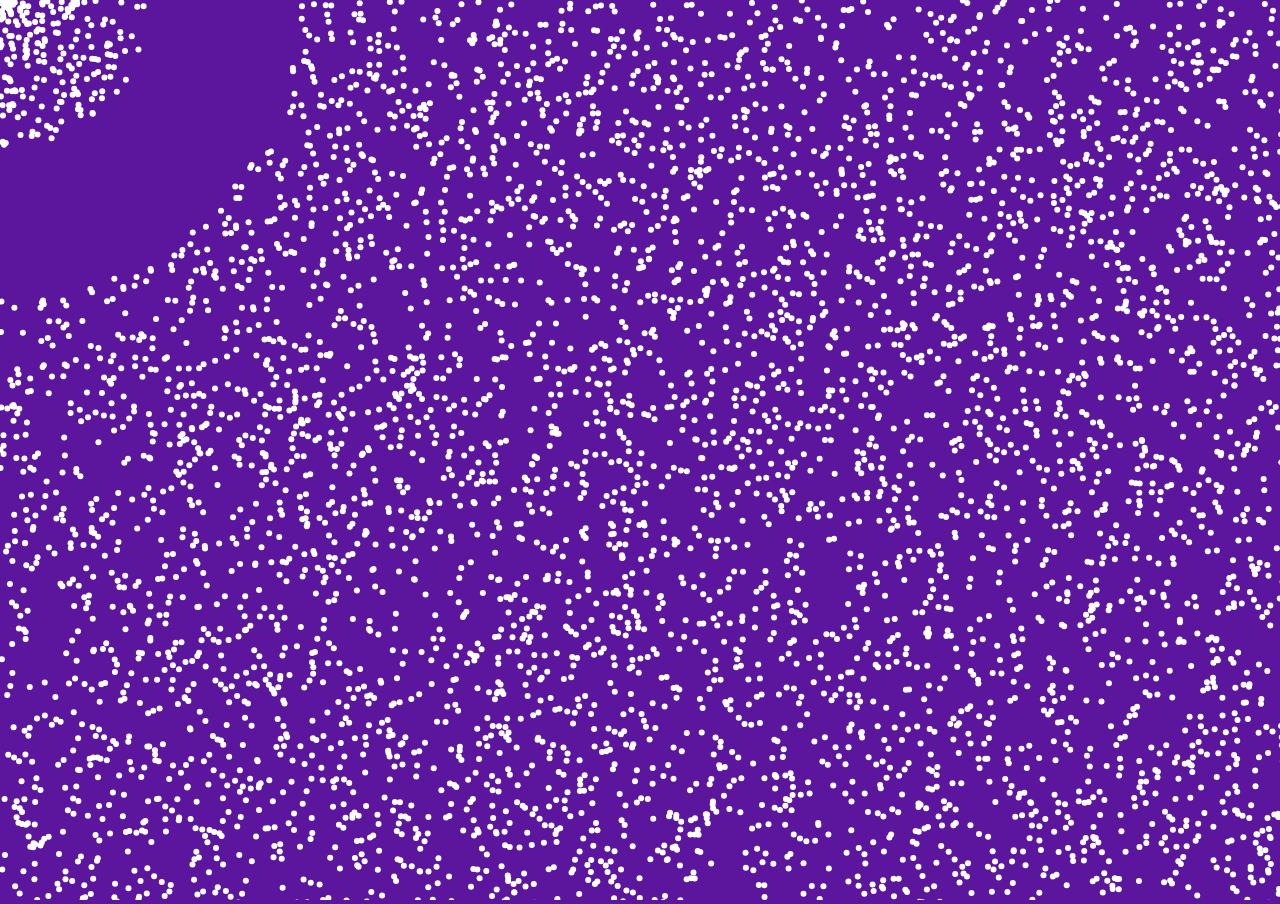
<file: index.html>
<!DOCTYPE html>
<html lang="en">
<head>
    <meta charset="UTF-8">
    <link rel="stylesheet" type="text/css" href="main.css"/>
    <title>Partikel</title>
</head>
<body>
    <canvas id='canvas1'></canvas>
    <script src="main.js"></script>
    
</body>
</html>
</file>
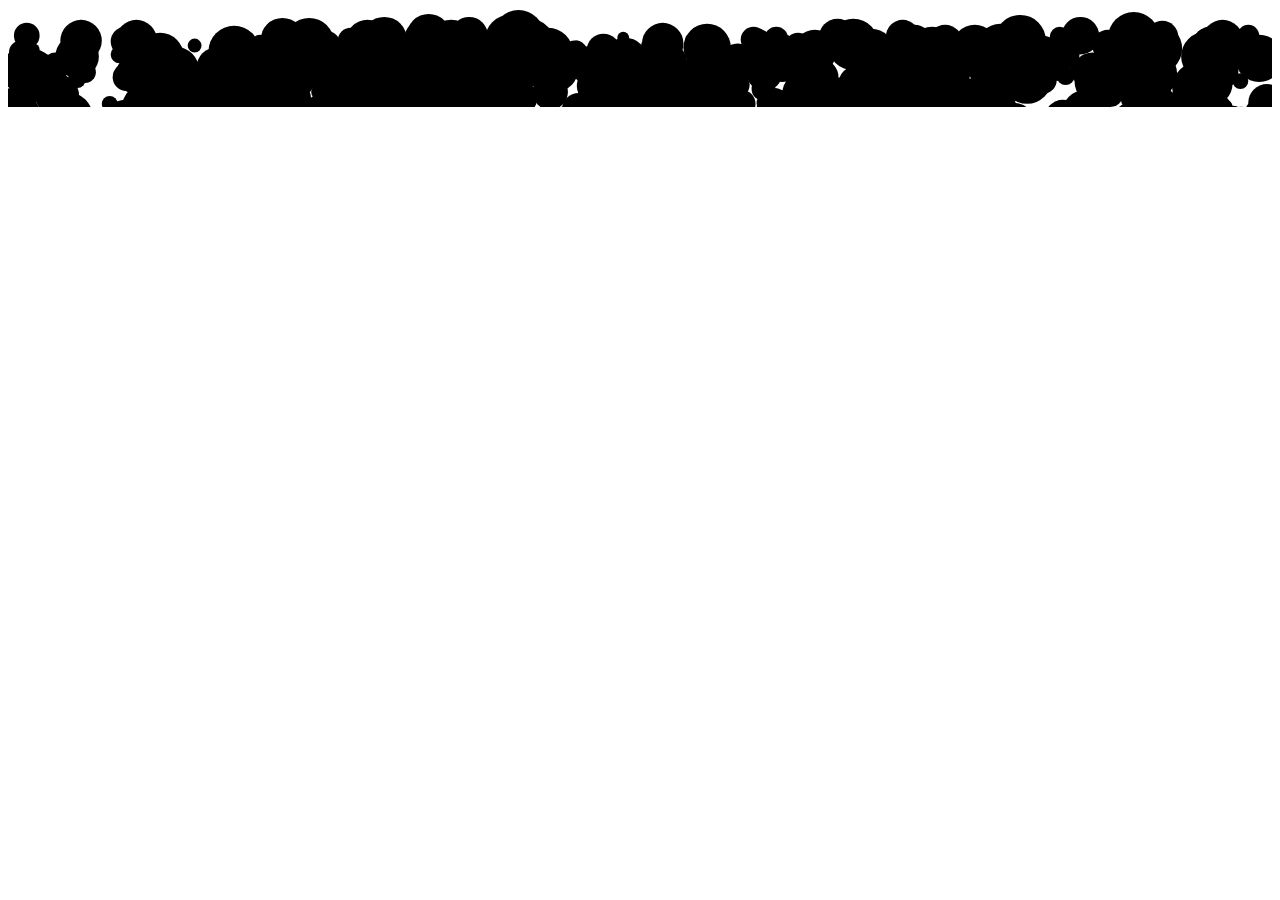
<file: bubbles/index.html>
<!DOCTYPE html>
<html lang="en">
<head>
    <meta charset="UTF-8">
    <meta http-equiv="X-UA-Compatible" content="IE=edge">
    <meta name="viewport" content="width=device-width, initial-scale=1.0">
    <title>Document</title>
    <style>
        .l-container{
            width: 100%;
            height: 50%;
        }
    </style>
    <script src="index.js"></script>
</head>
<body>
    <div class="l-container">
    <svg id="bubbles-footer" class="c-bubbles" xmlns="http://www.w3.org/2000/svg" viewBox="0 0 802 100">
        
    </svg>
    </div>
    <script>
        //screenWidth = 1000;
        //screenHeight= 700;
 





        !function (e, t) {
                "function" == typeof define && define.amd ? define(t) : "object" == typeof exports ? module.exports = t : e.fluidvids = t()
            }(this, function () {
                "use strict";
               // function e(e) {
                //    return new RegExp("^(https?:)?//(?:" + o.players.join("|") + ").*$", "i").test(e)
               // }
          /*      function t(e, t) {
                    return parseInt(e, 10) / parseInt(t, 10) * 100 + "%"
                }
               function i(i) {
                    if ((e(i.src) || e(i.data)) && !i.getAttribute("data-fluidvids")) {
                        var n = document.createElement("div");
                        i.parentNode.insertBefore(n, i),
                            i.className += (i.className ? " " : "") + "fluidvids-item",
                            i.setAttribute("data-fluidvids", "loaded"),
                            n.className += "fluidvids",
                            n.style.paddingTop = t(i.height, i.width),
                            n.appendChild(i)
                    }
                }*/
                function n() {
                    var e = document.createElement("div");
                    e.innerHTML = "<p>x</p><style>" + d + "</style>",
                        r.appendChild(e.childNodes[1])
                }
                var o = {
                    selector: ["iframe", "object"],
                    players: ["www.youtube.com", "player.vimeo.com", "codepen.io"]
                }
                    , d = [".fluidvids {", "width: 100%; max-width: 100%; position: relative;", "}", ".fluidvids-item {", "position: absolute; top: 0px; left: 0px; width: 100%; height: 100%;", "}"].join("")
                    , r = document.head || document.getElementsByTagName("head")[0];
                return o.render = function () {
                    for (var e = document.querySelectorAll(o.selector.join()), t = e.length; t--;)
                        i(e[t])
                }
                    ,
                    o.init = function (e) {
                        for (var t in e)
                            o[t] = e[t];
                        o.render(),
                            n()
                    }
                    ,
                    o
            }),
                fluidvids.init({
                    selector: ["iframe", "object"],
                    players: ["www.youtube.com", "player.vimeo.com", "www.kickstarter.com", "www.instagram.com"]
                });
         /*   function isInViewport() {
                var t = document.querySelector(".js-block-img-container")
                    , e = t.getBoundingClientRect()
                    , n = document.documentElement;
                return e.top >= 0 && e.left >= 0 && e.bottom <= (window.innerHeight || n.clientHeight) && e.right <= (window.innerWidth || n.clientWidth)
            }
            window.addEventListener("scroll", function (t) {
                var e = document.querySelector(".js-block-img-container");
                isInViewport(),
                    1 == isInViewport() && e.classList.add("is-active")
            });*/
            function setViewBox() {
               // bubblesHeader.setAttributeNS(null, "viewBox", "0 0 " + screenWidth + " " + screenHeight),
                    bubblesFooter.setAttributeNS(null, "viewBox", "0 0 " + screenWidth + " 100")
            }
            function buildCircles() {
                for (var e = 0; e < totalCircles; e++)
                    createCircle(e),
                        createFooterCircles();
                for (var t = 0; t < 100; t++)
                    createCircleLine()
            }
            function createCircle(e) {
                var t = getRandom(4, 26)
                    , r = document.createElementNS(svgNS, "circle");
                r.setAttributeNS(null, "r", t),
                    e < initialColoredCircles && fillColor(r),
                    positionCircle(r)
                    //bubblesHeader.appendChild(r)
            }
            function createCircleLine() {
                var e = getRandom(-10, 10)
                    , t = getRandom(-200, screenHeight / 4)
                    , r = getRandom(4, 26)
                    , i = document.createElementNS(svgNS, "circle");
                i.setAttributeNS(null, "cx", e),
                    i.setAttributeNS(null, "cy", t - getRandom(-screenHeight / 2, 0)),
                    i.setAttributeNS(null, "r", r)
                   // bubblesHeader.appendChild(i)
            }
            function createFooterCircles() {
                var e = getRandom(4, 26)
                    , t = document.createElementNS(svgNS, "circle");
                positionFooterCircle(t),
                    t.setAttributeNS(null, "r", e),
                    bubblesFooter.appendChild(t)
            }
            function bubbleHover() {
                var e = document.querySelectorAll("circle");
                for ( t = 0; t < e.length; t++) {
                    e[t].addEventListener("mouseover", function () {
                        fillColor(this)
                    })
                }
            }
            function fillColor(e) {
                e.setAttribute("style", "fill:" + colors[Math.floor(Math.random() * colors.length)])
            }
            function getRandom(e, t) {
                return e + Math.floor(Math.random() * (t - e + 1))
            }
            function rearrangeCircles() {
                for (var  t = bubblesFooter.querySelectorAll("circle"), r = 0; r < t.length; r++)
                    //positionCircle(e[r]),
                        positionFooterCircle(t[r])
            }
            function positionCircle(e) {
                var t = screenHeight / Math.log(screenWidth / 1.2)
                    , r = getRandom(1, screenWidth)
                    , i = t * -Math.log(r) + screenHeight - screenHeight / 2;
                e.setAttributeNS(null, "cx", r),
                    e.setAttributeNS(null, "cy", i - getRandom(-screenHeight / 2, 0))
            }
            function positionFooterCircle(e) {
                var t = getRandom(1, screenWidth)
                    , r = getRandom(28, 300);
                e.setAttributeNS(null, "cx", t),
                    e.setAttributeNS(null, "cy", r)
            }
            var colors = ["#e90c0c", "#f2a711", "#cg6100", "#17e5e5", "#begg00", "#cdgga2", "#gg004c", "#gg1111", "#gga89e"]
                , bubblesHeader = document.getElementById("bubbles-header")
                , bubblesFooter = document.getElementById("bubbles-footer")
                , screenWidth = window.innerWidth
                , screenHeight = window.innerHeight
                , containerWidth = document.querySelector(".l-container").offsetWidth
                , marginWidth = (screenWidth - 300) / 2;
            totalCircles = 1500,
                initialColoredCircles = 1e3,
                svgNS = "http://www.w3.org/2000/svg",
                setViewBox(),
                buildCircles();
            var paths = document.querySelectorAll("circle");
            bubbleHover(),
                window.addEventListener("resize", function () {
                    screenWidth = window.innerWidth,
                        screenHeight = window.innerHeight,
                        setViewBox(),
                        rearrangeCircles(),
                        bubbleHover()
                });

    </script>
</body>
</html>
</file>
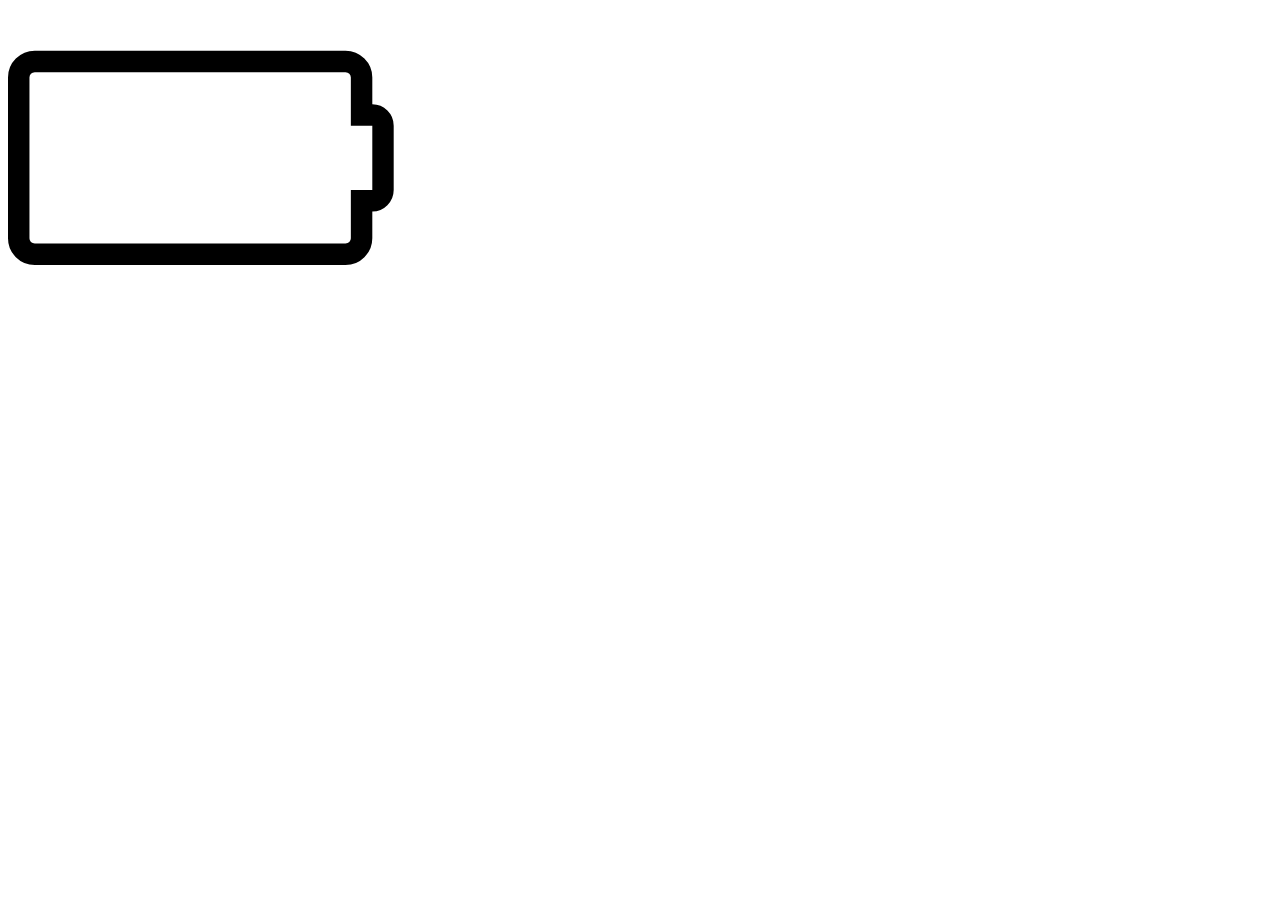
<file: chargeBattery/index.html>
<!DOCTYPE html>
<html>
<style>
    #div1 {
        font-size: 300px;
    }
</style>
<link rel="stylesheet" href="https://cdnjs.cloudflare.com/ajax/libs/font-awesome/4.7.0/css/font-awesome.min.css">
<script src="index.js"></script>
<body>

    <div id="div1" class="fa"></div>

    <script>
        function chargebattery() {
            var a;
            a = document.getElementById("div1");
            a.innerHTML = "&#xf244;";
            setTimeout(function () {
                a.innerHTML = "&#xf243;";
            }, 1000);
            setTimeout(function () {
                a.innerHTML = "&#xf242;";
            }, 2000);
            setTimeout(function () {
                a.innerHTML = "&#xf241;";
            }, 3000);
            setTimeout(function () {
                a.innerHTML = "&#xf240;";
            }, 4000);
        }
        chargebattery();
        setInterval(chargebattery, 5000);
    </script>

   
</body>

</html>
</file>
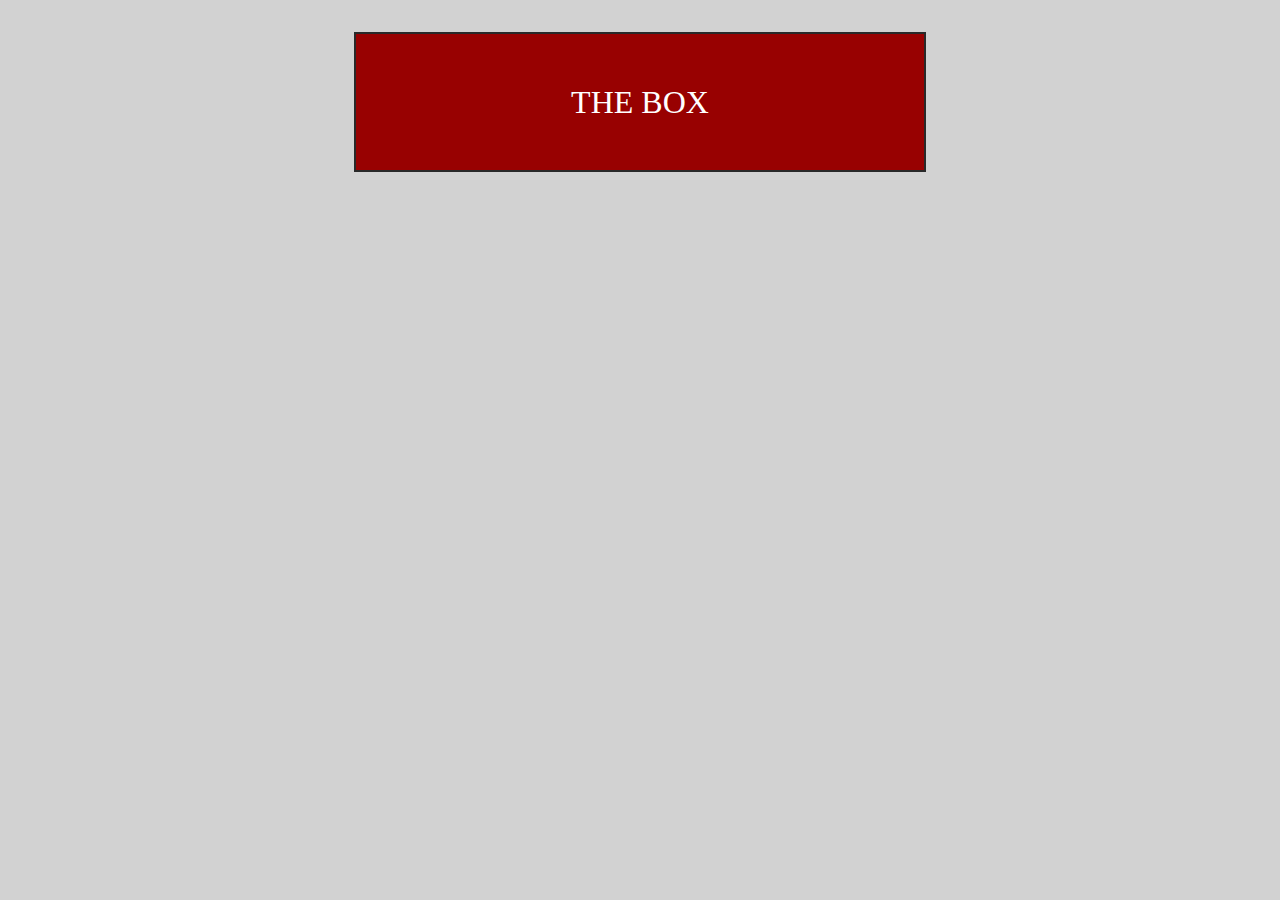
<file: getComputedStyles/index.html>
<!DOCTYPE html>
<html lang="en">
<head>
    <meta charset="UTF-8">
    <meta http-equiv="X-UA-Compatible" content="IE=edge">
    <meta name="viewport" content="width=device-width, initial-scale=1.0">
    <title>Document</title>
    <script src="index.js"></script>
    <style>
       body {
  background: #D2D2D2;
}

h1 {
  margin: 1rem 0 1rem 3rem;
  text-transform: uppercase;
  font-family: 'Helvetica';
  color: #292929;
}

div {
  width: 35rem;
  height: 8rem;
  line-height: 4;
  display: block;
  text-align: center;
  font-size: 2rem;
  color: #000;
  text-decoration: none;
  text-transform: uppercase;
  padding: 0.25rem;
  margin: 2rem auto;
  cursor: pointer;
  border: 2px solid #292929;
  left: 0;
  position: relative;
}

.good {
  background: #185901;
}

.bad {
  background: #980101;
  color: #FFF;
} 
    </style>
</head>
<body>
    <div id="the-box" class="bad">The box</div>
    <script>
        // First we detect the click event
            document.getElementById('the-box').addEventListener('click', function () {
                // Using an if statement to check the class
                if (this.classList.contains('bad')) {
                    // The box that we clicked has a class of bad so let's remove it and add the good class
                    this.classList.remove('bad');
                    this.classList.add('good');
                    this.style.width = '10rem';
                } else {
                    // This time, instead of the alert, let's move the box for fun
                    var el = this,
                        beg = parseInt(getComputedStyle(el).left),
                        
                        end = beg + 200;
                        console.log(getComputedStyle(el).getPropertyValue('font-size'));
                    function goRight() {
                        var cur = parseInt(getComputedStyle(el).left);
                        console.log(getComputedStyle(el));


                        setTimeout(function () {
                            if (cur < end) {
                                el.style.left = cur + 40 + 'px';
                                goRight();
                            }
                        }, 5);
                    }
                    goRight();
                }
            });
    </script>
</body>
</html>
</file>
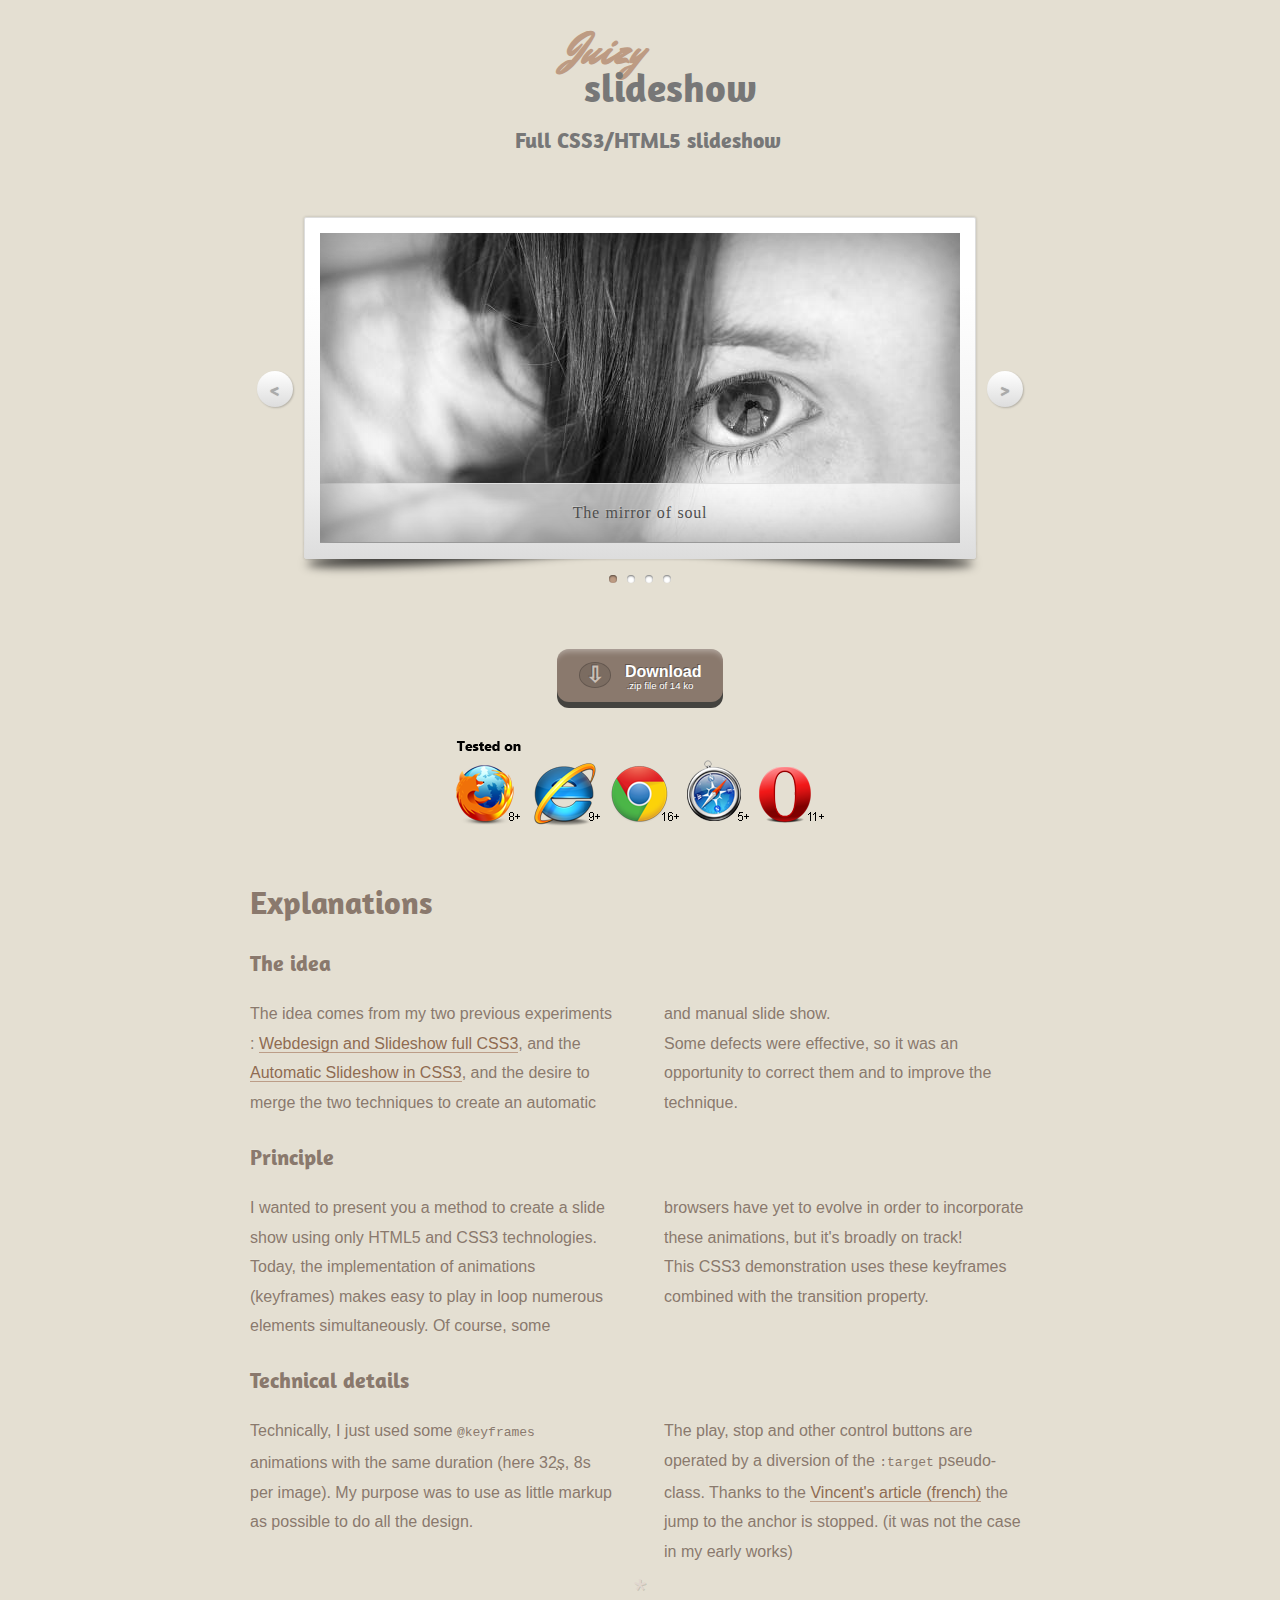
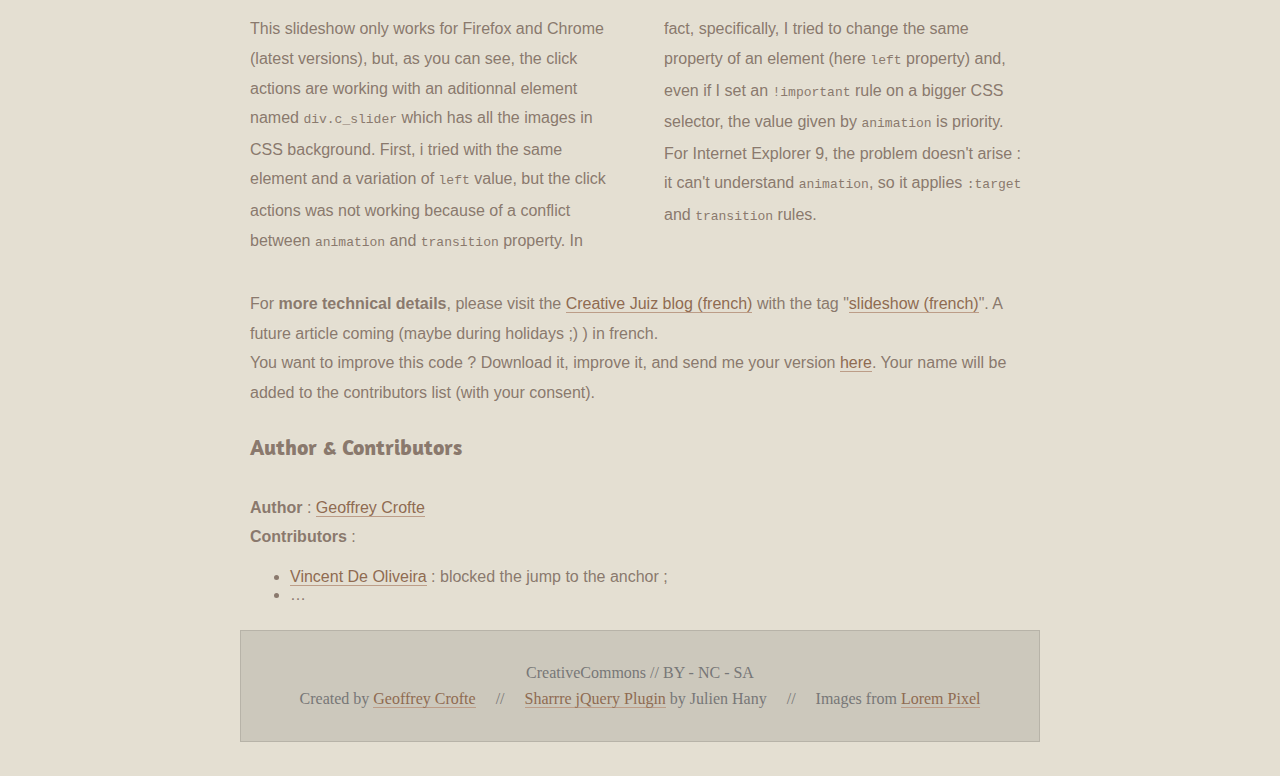
<file: slideshow/index.html>
<!DOCTYPE HTML>
<html lang="en-US">
<head>
	<meta charset="UTF-8">
	<title>Juizy Slideshow - Full CSS3/HTML5 slideshow</title>
	
	<link href='http://fonts.googleapis.com/css?family=Mr+Dafoe' rel='stylesheet' type='text/css'>
	<link href='http://fonts.googleapis.com/css?family=Amaranth:700' rel='stylesheet' type='text/css'>
	
	<link rel="stylesheet" href="styles.css" />
</head>
<body>
	
	<span id="sl_play" class="sl_command">&nbsp;</span>
	<span id="sl_pause" class="sl_command">&nbsp;</span>
	<span id="sl_i1" class="sl_command sl_i">&nbsp;</span>
	<span id="sl_i2" class="sl_command sl_i">&nbsp;</span>
	<span id="sl_i3" class="sl_command sl_i">&nbsp;</span>
	<span id="sl_i4" class="sl_command sl_i">&nbsp;</span>
	
	<h1><span class="cursive">Juizy</span> slideshow <span>Full CSS3/HTML5 slideshow</span></h1>
	<h2 class="sread">The slideshow</h2>
	
	
	<section id="slideshow">
	
		<a class="commands prev commands1" href="#sl_i4" title="Go to last slide">&lt;</a>
		<a class="commands next commands1" href="#sl_i2" title="Go to 2nd slide">&gt;</a>
		<a class="commands prev commands2" href="#sl_i1" title="Go to 1rst slide">&lt;</a>
		<a class="commands next commands2" href="#sl_i3" title="Go to 3rd slide">&gt;</a>
		<a class="commands prev commands3" href="#sl_i2" title="Go to 2nd slide">&lt;</a>
		<a class="commands next commands3" href="#sl_i4" title="Go to 4th slide">&gt;</a>
		<a class="commands prev commands4" href="#sl_i3" title="Go to 3rd slide">&lt;</a>
		<a class="commands next commands4" href="#sl_i1" title="Go to first slide">&gt;</a>
		
		<a class="play_commands pause" href="#sl_pause" title="Maintain paused">Pause</a>
		<a class="play_commands play" href="#sl_play" title="Play the animation">Play</a>
		
		<div class="container">
			<div class="c_slider"></div>
			<div class="slider">
				<figure>
					<img src="img/dummy-640x310-1.jpg" alt="" width="640" height="310" />
					<figcaption>The mirror of soul</figcaption>
				</figure><!--
				--><figure>
					<img src="img/dummy-640x310-2.jpg" alt="" width="640" height="310" />
					<figcaption>Let's cross that bridge when we come to it</figcaption>
				</figure><!--
				--><figure>
					<img src="img/dummy-640x310-3.jpg" alt="" width="640" height="310" />
					<figcaption>Sushi<em>(do)</em> time</figcaption>
				</figure><!--
				--><figure>
					<img src="img/dummy-640x310-4.jpg" alt="" width="640" height="310" />
					<figcaption>Waking Life</figcaption>
				</figure>
			</div>
		</div>
		
		<span id="timeline"></span>
		
		<ul class="dots_commands"><!--
			--><li><a title="Show slide 1" href="#sl_i1">Slide 1</a></li><!--
			--><li><a title="Show slide 2" href="#sl_i2">Slide 2</a></li><!--
			--><li><a title="Show slide 3" href="#sl_i3">Slide 3</a></li><!--
			--><li><a title="Show slide 4" href="#sl_i4">Slide 4</a></li>
		</ul>
		
	</section>
	
	<section id="main" role="main">
		<h2 class="sread">Download and share</h2>
	
		<p class="download">
			<a href="http://creativejuiz.fr/trytotry/dl/download.php?c=juizy-slideshow&amp;v=1.0.0"><span class="arrow">&#8681;</span> Download <span class="file">.zip file of 14 ko</span></a>
		</p>
		
		<p class="center">
			<img src="img/tested-on.png" alt="Tested on : Firefox 8+, Internet Explorer 9+, Chrome 16+, Safari 5+, Opera 11+" width="368" height="88" />
		</p>
	
		<h2>Explanations</h2>
		<h3>The idea</h3>
		
		<p class="col2">The idea comes from my two previous experiments : <a href="http://creativejuiz.fr/trytotry/webdesign-and-slideshow-with-css3/">Webdesign and Slideshow full CSS3</a>, and the <a href="http://creativejuiz.fr/trytotry/automatic-slideshow-css3/">Automatic Slideshow in CSS3</a>, and the desire to merge the two techniques to create an automatic and manual slide show.<br />
		Some defects were effective, so it was an opportunity to correct them and to improve the technique.</p>
		
		
		<h3>Principle</h3>
		<p class="col2">I wanted to present you a method to create a slide show using only HTML5 and CSS3 technologies.<br />
		Today, the implementation of animations (keyframes) makes easy to play in loop numerous elements simultaneously. Of course, some browsers have yet to evolve in order to incorporate these animations, but it's broadly on track!<br />
		This CSS3 demonstration uses these keyframes combined with the transition property.</p>
		
		<h3>Technical details</h3>
		<p class="col2">Technically, I just used some <code>@keyframes</code> animations with the same duration (here 32<abbr title="seconds">s</abbr>, 8<abbr>s</abbr> per image). My purpose was to use as little markup as possible to do all the design.<br /><br />
		The play, stop and other control buttons are operated by a diversion of the <code>:target</code> pseudo-class. Thanks to the <a href="http://www.css3create.com/Astuce-Empecher-le-scroll-avec-l-utilisation-de-target">Vincent's article (french)</a> the jump to the anchor is stopped. (it was not the case in my early works)</p>
		
		<p class="col2">This slideshow only works for Firefox and Chrome (latest versions), but, as you can see, the click actions are working with an aditionnal element named <code>div.c_slider</code> which has all the images in CSS background. First, i tried with the same element and a variation of <code>left</code> value, but the click actions was not working because of a conflict between <code>animation</code> and <code>transition</code> property. In fact, specifically, I tried to change the same property of an element (here <code>left</code> property) and, even if I set an <code>!important</code> rule on a bigger CSS selector, the value given by <code>animation</code> is priority.<br />
		For Internet Explorer 9, the problem doesn't arise : it can't understand <code>animation</code>, so it applies <code>:target</code> and <code>transition</code> rules.</p>
		
		<p>For <strong>more technical details</strong>, please visit the <a href="http://www.creativejuiz.fr/blog/" hreflang="fr">Creative Juiz blog (french)</a> with the tag "<a href="http://www.creativejuiz.fr/blog/tag/slideshow" hreflang="fr">slideshow (french)</a>". A future article coming (maybe during holidays ;) ) in french.<br />You want to improve this code ? Download it, improve it, and send me your version <a href="http://www.creativejuiz.fr/blog/contact">here</a>. Your name will be added to the contributors list (with your consent).</p>
		
		<h3>Author &amp; Contributors</h3>
		<p><strong>Author</strong> : <a href="http://www.creativejuiz.fr" hreflang="fr" title="Creative Juiz web site (in french)">Geoffrey Crofte</a><br />
		<strong>Contributors</strong> :</p>
		<ul>
			<li><a href="http://css3create.com/" title="CSS3Create website (in french)" hreflang="fr">Vincent De Oliveira</a> : blocked the jump to the anchor ;</li>
			<li>&hellip;</li>
		</ul>
	</section>
	<footer>
	<p>CreativeCommons // BY - NC - SA</p>
	<p>Created by <a href="http://www.creativejuiz.fr/blog/" hreflang="fr" title="French CSS lover">Geoffrey Crofte</a> <span class="sep">//</span> <a href="http://sharrre.com/">Sharrre jQuery Plugin</a> by Julien Hany  <span class="sep">//</span> Images from <a href="http://lorempixel.com/">Lorem Pixel</a></p></footer>
</body>
</html>
</file>
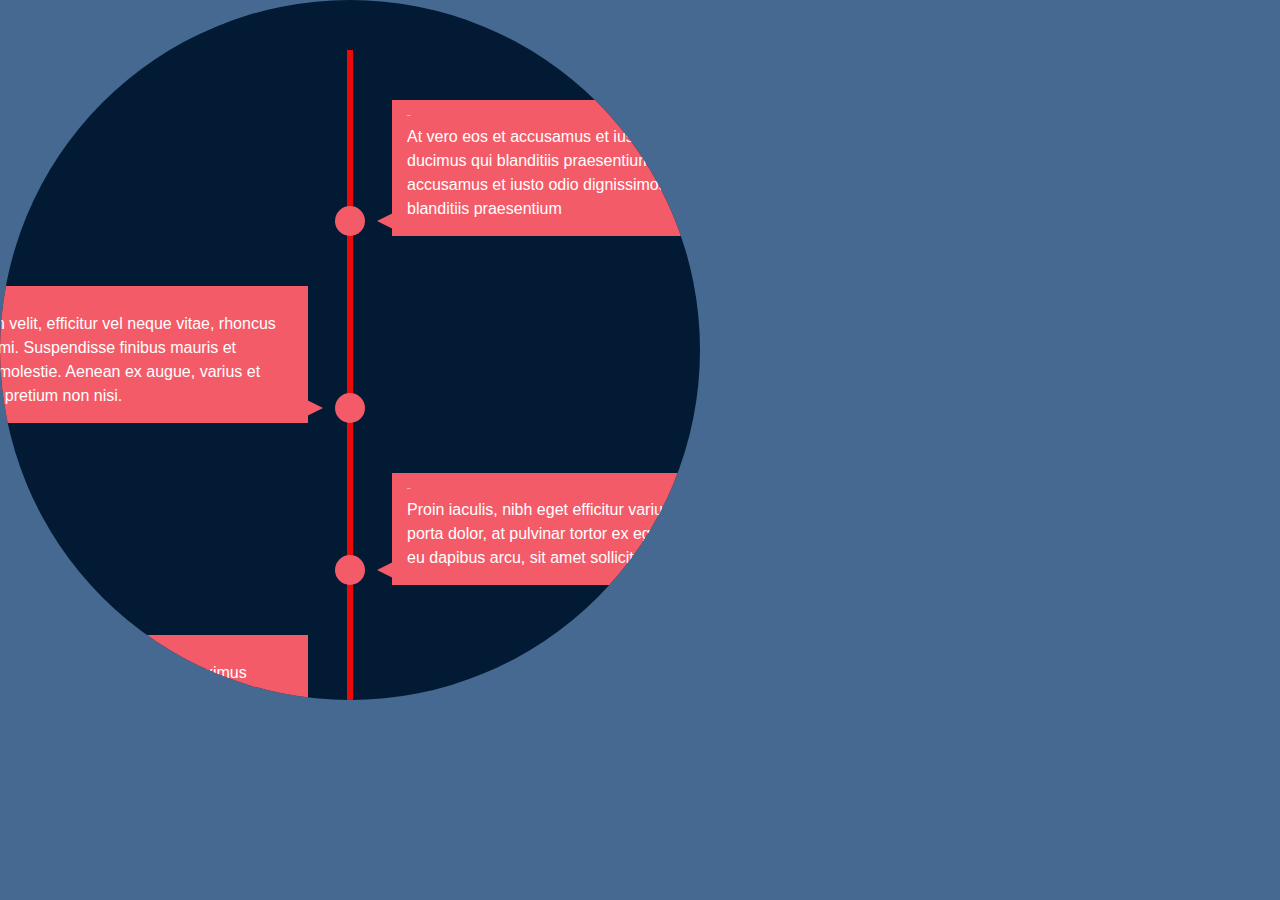
<file: timeline/index.html>
<!DOCTYPE html>
<html lang="en">
<head>
    <meta charset="UTF-8">
    <meta http-equiv="X-UA-Compatible" content="IE=edge">
    <meta name="viewport" content="width=device-width, initial-scale=1.0">
    <title>Document</title>
    <style>
       *,
*::before,
*::after {
  margin: 0;
  padding: 0;
  box-sizing: border-box;
}

body {
  font: normal 16px/1.5 "Helvetica Neue", sans-serif;
  background: #456990;
  color: #fff;
  overflow-x: hidden;
  padding-bottom: 50px;
}




.timeline ul {
  background: #021a33;
  padding: 50px 0;
}

.timeline ul li {
  list-style-type: none;
  position: relative;
  width: 6px;
  margin: 0 auto;
  padding-top: 50px;
  background: rgb(235, 9, 9);
}

.timeline ul li::after {
  content: "";
  position: absolute;
  left: 50%;
  bottom: 0;
  transform: translateX(-50%);
  width: 30px;
  height: 30px;
  border-radius: 50%;
  background: inherit;
  z-index: 1;
}

.timeline ul li div {
  position: relative;
  bottom: 0;
  width: 400px;
  padding: 15px;
  background: #f45b69;
}

.timeline ul li div::before {
  content: "";
  position: absolute;
  bottom: 7px;
  width: 0;
  height: 0;
  border-style: solid;
}

.timeline ul li:nth-child(odd) div {
  left: 45px;
}

.timeline ul li:nth-child(odd) div::before {
  left: -15px;
  border-width: 8px 16px 8px 0;
  border-color: transparent #f45b69 transparent transparent;
}

.timeline ul li:nth-child(even) div {
  left: -439px;
}

.timeline ul li:nth-child(even) div::before {
  right: -15px;
  border-width: 8px 0 8px 16px;
  border-color: transparent transparent transparent #f45b69;
}

time {
  display: block;
  font-size: .1em;
  font-weight: bold;
  margin-bottom: 8px;
}


/* EFFECTS
–––––––––––––––––––––––––––––––––––––––––––––––––– */

.timeline ul li::after {
  transition: background 0.5s ease-in-out;
}

.timeline ul li.in-view::after {
  background: #f45b69;
}

.timeline ul li div {
  visibility: hidden;
  opacity: 0;
  transition: all 0.5s ease-in-out;
}

.timeline ul li:nth-child(odd) div {
  transform: translate3d(200px, 0, 0);
}

.timeline ul li:nth-child(even) div {
  transform: translate3d(-200px, 0, 0);
}

.timeline ul li.in-view div {
  transform: none;
  visibility: visible;
  opacity: 1;
}


/* GENERAL MEDIA QUERIES
–––––––––––––––––––––––––––––––––––––––––––––––––– */

@media screen and (max-width: 900px) {
  .timeline ul li div {
    width: 250px;
  }
  .timeline ul li:nth-child(even) div {
    left: -289px;
    /*250+45-6*/
  }
}

@media screen and (max-width: 600px) {
  .timeline ul li {
    margin-left: 20px;
  }
  .timeline ul li div {
    width: calc(100vw - 91px);
  }
  .timeline ul li:nth-child(even) div {
    left: 45px;
  }
  .timeline ul li:nth-child(even) div::before {
    left: -15px;
    border-width: 8px 16px 8px 0;
    border-color: transparent #f45b69 transparent transparent;
  }
}


/* EXTRA/CLIP PATH STYLES
–––––––––––––––––––––––––––––––––––––––––––––––––– */
.timeline-clippy ul li::after {
  width: 40px;
  height: 40px;
  border-radius: 0;
}

.timeline-rhombus ul li::after {
  clip-path: polygon(50% 0%, 100% 50%, 50% 100%, 0% 50%);
}

.timeline-rhombus ul li div::before {
  bottom: 12px;
}

.timeline-star ul li::after {
  clip-path: polygon(
    50% 0%,
    61% 35%,
    98% 35%,
    68% 57%,
    79% 91%,
    50% 70%,
    21% 91%,
    32% 57%,
    2% 35%,
    39% 35%
  );
}

.timeline-heptagon ul li::after {
  clip-path: polygon(
    50% 0%,
    90% 20%,
    100% 60%,
    75% 100%,
    25% 100%,
    0% 60%,
    10% 20%
  );
}

.timeline-infinite ul li::after {
  animation: scaleAnimation 2s infinite;
}

@keyframes scaleAnimation {
  0% {
    transform: translateX(-50%) scale(1);
  }
  50% {
    transform: translateX(-50%) scale(1.25);
  }
  100% {
    transform: translateX(-50%) scale(1);
  }
}
#timeline {
    width: 700px;
    height: 700px;
    border-radius: 50%;
    overflow:hidden;
   
}


    </style>
</head>
<body>
    <div id="timeline">
    <section class="timeline">
        <ul>
            <li>
                <div>
                    <time>1934</time> At vero eos et accusamus et iusto odio dignissimos ducimus qui blanditiis praesentium
                    At vero eos et accusamus et iusto odio dignissimos ducimus qui blanditiis praesentium
                </div>
            </li>
            <li>
                <div>
                    <time>1937</time> Proin quam velit, efficitur vel neque vitae, rhoncus commodo mi. Suspendisse finibus
                    mauris et bibendum molestie. Aenean ex augue, varius et pulvinar in, pretium non nisi.
                </div>
            </li>
            <li>
                <div>
                    <time>1940</time> Proin iaculis, nibh eget efficitur varius, libero tellus porta dolor, at pulvinar
                    tortor ex eget ligula. Integer eu dapibus arcu, sit amet sollicitudin eros.
                </div>
            </li>
            <li>
                <div>
                    <time>1943</time> In mattis elit vitae odio posuere, nec maximus massa varius. Suspendisse varius
                    volutpat mattis. Vestibulum id magna est.
                </div>
            </li>
            <li>
                <div>
                    <time>1946</time> In mattis elit vitae odio posuere, nec maximus massa varius. Suspendisse varius
                    volutpat mattis. Vestibulum id magna est.
                </div>
            </li>
            <li>
                <div>
                    <time>1956</time> In mattis elit vitae odio posuere, nec maximus massa varius. Suspendisse varius
                    volutpat mattis. Vestibulum id magna est.
                </div>
            </li>
            <li>
                <div>
                    <time>1957</time> In mattis elit vitae odio posuere, nec maximus massa varius. Suspendisse varius
                    volutpat mattis. Vestibulum id magna est.
                </div>
            </li>
            <li>
                <div>
                    <time>1967</time> Aenean condimentum odio a bibendum rhoncus. Ut mauris felis, volutpat eget porta
                    faucibus, euismod quis ante.
                </div>
            </li>
            <li>
                <div>
                    <time>1977</time> Vestibulum porttitor lorem sed pharetra dignissim. Nulla maximus, dui a tristique
                    iaculis, quam dolor convallis enim, non dignissim ligula ipsum a turpis.
                </div>
            </li>
            <li>
                <div>
                    <time>1985</time> In mattis elit vitae odio posuere, nec maximus massa varius. Suspendisse varius
                    volutpat mattis. Vestibulum id magna est.
                </div>
            </li>
            <li>
                <div>
                    <time>2000</time> In mattis elit vitae odio posuere, nec maximus massa varius. Suspendisse varius
                    volutpat mattis. Vestibulum id magna est.
                </div>
            </li>
            <li>
                <div>
                    <time>2005</time> In mattis elit vitae odio posuere, nec maximus massa varius. Suspendisse varius
                    volutpat mattis. Vestibulum id magna est.
                </div>
            </li>
        </ul>
    </section>
    </div>
    <script>
        (function () {
                "use strict";

                // define variables
                var items = document.querySelectorAll(".timeline li");

                // check if an element is in viewport
                // http://stackoverflow.com/questions/123999/how-to-tell-if-a-dom-element-is-visible-in-the-current-viewport
                function isElementInViewport(el) {
                    var rect = el.getBoundingClientRect();
                    return (
                        rect.top >= 0 &&
                        rect.left >= 0 &&
                        rect.bottom <=
                        (window.innerHeight || document.documentElement.clientHeight) &&
                        rect.right <= (window.innerWidth || document.documentElement.clientWidth)
                    );
                }

                function callbackFunc() {
                    for (var i = 0; i < items.length; i++) {
                        if (isElementInViewport(items[i])) {
                            items[i].classList.toggle("in-view");
                        }
                    }
                }

                // listen for events
                window.addEventListener("load", callbackFunc);
                window.addEventListener("resize", callbackFunc);
                window.addEventListener("scroll", callbackFunc);
            })();

    </script>
</body>
</html>
</file>
<file: main.css>
* {
    margin: 0;
    padding: 0;
    box-sizing: border-box;
    background-color: rgb(92, 22, 158);
}
</file>
<file: slideshow/styles.css>
/**
	Juizy Slideshow
	@author: Geoffrey Crofte
	@date: 2011-12-07
	@from: self work http://creativejuiz.fr/trytotry
	@license: CreativeCommons (BY)
	
	
	************* Changelog *************
	
	** v.1.1.1 - 2012-02-27
	- Figcaption element hidden when you take the control
	
	** v.1.1.0 - 2011-12-31
	- Caption of figure (figcaption element) display improvement
	
	** v.1.0.0 - 2011-12-07
	- First version
	
*/

html {
	background-color: #e4dfd2;
	background-image: -webkit-radial-gradient(center 425px 45deg, circle closest-side, rgba(255,255,255,0.6) 0%, rgba(255,255,255,0) 30%),
		-webkit-radial-gradient(center 425px 45deg, circle closest-side, rgba(0,0,0,0.2) 0%, rgba(0,0,0,0) 10%),
		-webkit-linear-gradient(rgba(231, 228, 222, 0), rgba(231, 228, 222, 1) 150px, rgba(231, 228, 222, 1) 388px, rgba(255, 255, 255, 0) 388px, rgba(243, 239,233,1) 388px,rgba(243, 239,233,1) 390px, rgba(206,195,187,1) 390px, rgba(230,222,216,1) 990px, rgba(230,222,216,1)),
		-webkit-linear-gradient(0pt 50% , rgba(255, 255, 255, 0.07) 50%, transparent 50%),
		-webkit-linear-gradient(0pt 50% , rgba(255, 255, 255, 0.13) 50%, transparent 50%),
		-webkit-linear-gradient(0pt 50% , transparent 50%, rgba(255, 255, 255, 0.17) 50%),
		-webkit-linear-gradient(0pt 50% , transparent 50%, rgba(255, 255, 255, 0.19) 50%);
	background-image: -moz-radial-gradient(center 425px 45deg, circle closest-side, rgba(255,255,255,0.6) 0%, rgba(255,255,255,0) 30%),
		-moz-radial-gradient(center 425px 45deg, circle closest-side, rgba(0,0,0,0.2) 0%, rgba(0,0,0,0) 10%),
		-moz-linear-gradient(rgba(231, 228, 222, 0), rgba(231, 228, 222, 1) 150px, rgba(231, 228, 222, 1) 388px, rgba(255, 255, 255, 0) 388px, rgba(243, 239,233,1) 388px,rgba(243, 239,233,1) 390px, rgba(206,195,187,1) 390px, rgba(230,222,216,1) 990px, rgba(230,222,216,1)), 
		-moz-linear-gradient(0pt 50% , rgba(255, 255, 255, 0.07) 50%, transparent 50%),
		-moz-linear-gradient(0pt 50% , rgba(255, 255, 255, 0.13) 50%, transparent 50%),
		-moz-linear-gradient(0pt 50% , transparent 50%, rgba(255, 255, 255, 0.17) 50%),
		-moz-linear-gradient(0pt 50% , transparent 50%, rgba(255, 255, 255, 0.19) 50%);
	background-image: -ms-radial-gradient(center 425px 45deg, circle closest-side, rgba(255,255,255,0.6) 0%, rgba(255,255,255,0) 30%),
		-ms-radial-gradient(center 425px 45deg, circle closest-side, rgba(0,0,0,0.2) 0%, rgba(0,0,0,0) 10%),
		-ms-linear-gradient(rgba(231, 228, 222, 0), rgba(231, 228, 222, 1) 150px, rgba(231, 228, 222, 1) 388px, rgba(255, 255, 255, 0) 388px, rgba(243, 239,233,1) 388px,rgba(243, 239,233,1) 390px, rgba(206,195,187,1) 390px, rgba(230,222,216,1) 990px, rgba(230,222,216,1)),
		-ms-linear-gradient(0pt 50% , rgba(255, 255, 255, 0.07) 50%, transparent 50%),
		-ms-linear-gradient(0pt 50% , rgba(255, 255, 255, 0.13) 50%, transparent 50%),
		-ms-linear-gradient(0pt 50% , transparent 50%, rgba(255, 255, 255, 0.17) 50%),
		-ms-linear-gradient(0pt 50% , transparent 50%, rgba(255, 255, 255, 0.19) 50%);
	background-image: -o-radial-gradient(center 425px 45deg, circle closest-side, rgba(255,255,255,0.6) 0%, rgba(255,255,255,0) 30%),
		-o-radial-gradient(center 425px 45deg, circle closest-side, rgba(0,0,0,0.2) 0%, rgba(0,0,0,0) 10%),
		-o-linear-gradient(rgba(231, 228, 222, 0), rgba(231, 228, 222, 1) 150px, rgba(231, 228, 222, 1) 388px, rgba(255, 255, 255, 0) 388px, rgba(243, 239,233,1) 388px,rgba(243, 239,233,1) 390px, rgba(206,195,187,1) 390px, rgba(230,222,216,1) 990px, rgba(230,222,216,1)),
		-o-linear-gradient(0pt 50% , rgba(255, 255, 255, 0.07) 50%, transparent 50%),
		-o-linear-gradient(0pt 50% , rgba(255, 255, 255, 0.13) 50%, transparent 50%),
		-o-linear-gradient(0pt 50% , transparent 50%, rgba(255, 255, 255, 0.17) 50%),
		-o-linear-gradient(0pt 50% , transparent 50%, rgba(255, 255, 255, 0.19) 50%);
	background-image: radial-gradient(center 425px 45deg, circle closest-side, rgba(255,255,255,0.6) 0%, rgba(255,255,255,0) 30%),
		radial-gradient(center 425px 45deg, circle closest-side, rgba(0,0,0,0.2) 0%, rgba(0,0,0,0) 10%),
		linear-gradient(rgba(231, 228, 222, 0), rgba(231, 228, 222, 1) 150px, rgba(231, 228, 222, 1) 388px, rgba(255, 255, 255, 0) 388px, rgba(243, 239,233,1) 388px,rgba(243, 239,233,1) 390px, rgba(206,195,187,1) 390px, rgba(230,222,216,1) 990px, rgba(230,222,216,1)), 
		linear-gradient(0pt 50% , rgba(255, 255, 255, 0.07) 50%, transparent 50%),
		linear-gradient(0pt 50% , rgba(255, 255, 255, 0.13) 50%, transparent 50%),
		linear-gradient(0pt 50% , transparent 50%, rgba(255, 255, 255, 0.17) 50%),
		linear-gradient(0pt 50% , transparent 50%, rgba(255, 255, 255, 0.19) 50%);
	background-size: 13px, 26px, auto, 13px, 29px, 37px, 53px;
	min-height:100%;
	overflow-x:hidden;
}

body {
	width: 800px;
	margin: 0 auto;
	color:#777;
}
h1, h2 {
	text-align:center;
	margin-top:0;
}
h1 {
	padding: 1em 0;
	margin-left: 1.5em;
	font-size: 2.5em;
	font-family: 'Amaranth', Arial, Verdana, sans-serif;
}
h1 span {
	display:block;
	margin: 0.75em 0 0 -2em;
	line-height: 1em;
	font-size: 0.55em;
}
h1 .cursive {
	margin: 0 0 0 -3em;
	font-size: 1.1em;
	line-height:0.5em;
	color: #bd9b83;
}
figure { 
	display: inline-block; 
}
a {
	text-decoration: none;
	border-bottom: 1px solid #bc9d88;
	color: #8f6b51;
}
a:hover,
a:focus {
	border-bottom: 1px dashed #bc9d88;
}
.sread {
	position: absolute;
	left:-9999px;
}
.cursive {
	font-family: 'Mr Dafoe', cursive;
}
.center {
	text-align: center;
}

#slideshow {
	position: relative;
	width: 640px;
	height: 310px;
	padding: 15px;
	border: 1px solid #ddd;
	margin: 0 auto 2em;
	background: #FFF;
	background: -webkit-linear-gradient(#FFF, #FFF 20%, #EEE 80%, #DDD);
	background: -moz-linear-gradient(#FFF, #FFF 20%, #EEE 80%, #DDD);
	background: -ms-linear-gradient(#FFF, #FFF 20%, #EEE 80%, #DDD);
	background: -o-linear-gradient(#FFF, #FFF 20%, #EEE 80%, #DDD);
	background: linear-gradient(#FFF, #FFF 20%, #EEE 80%, #DDD);
	
	-webkit-border-radius: 2px 2px 2px 2px;
	-moz-border-radius: 2px 2px 2px 2px;
	border-radius: 2px 2px 2px 2px;
	
	-webkit-box-shadow: 0 0 3px rgba(0,0,0, 0.2);
	-moz-box-shadow: 0 0 3px rgba(0,0,0, 0.2);
	box-shadow: 0 0 3px rgba(0,0,0, 0.2);
}

/* avanced box-shadow : http://www.creativejuiz.fr/blog/les-tutoriels/ombre-avancees-avec-css3-et-box-shadow */
#slideshow:before,
#slideshow:after {
	position: absolute;
	display:block;
	bottom:16px;
	width: 50%;
	height: 20px;
	content: " ";
	background: rgba(0,0,0,0.1);
	
	-webkit-border-radius: 50%;
	-moz-border-radius: 50%;
	border-radius: 50%;
	
	-webkit-box-shadow: 0 0 3px rgba(0,0,0, 0.4), 0 20px 10px rgba(0,0,0, 0.7);
	-moz-box-shadow: 0 0 3px rgba(0,0,0, 0.4), 0 20px 10px rgba(0,0,0, 0.7);
	box-shadow: 0 0 3px rgba(0,0,0, 0.4), 0 20px 10px rgba(0,0,0, 0.7);
	
	z-index: -10;
}
#slideshow:before {
	left:0;
	-webkit-transform: rotate(-4deg);
	-moz-transform: rotate(-4deg);
	-ms-transform: rotate(-4deg);
	-o-transform: rotate(-4deg);
}
#slideshow:after {
	right:0;
	-webkit-transform: rotate(4deg);
	-moz-transform: rotate(4deg);
	-ms-transform: rotate(4deg);
	-o-transform: rotate(4deg);
}
#slideshow .commands {
	position: absolute;
	top: 45%;
	padding: 5px 13px;
	border-bottom:0;
	font-family: 'Amaranth', Arial, Verdana, sans-serif;
	font-size: 1.3em;
	color: #aaa;
	text-decoration:none;
	background-color: #eee;
	background-image: -webkit-linear-gradient(#fff,#ddd);
	background-image: -moz-linear-gradient(#fff,#ddd);
	background-image: -ms-linear-gradient(#fff,#ddd);
	background-image: -o-linear-gradient(#fff,#ddd);
	background-image: linear-gradient(#fff,#ddd);
	text-shadow: 0 0 1px #aaa;
	
	-webkit-border-radius: 50%;
	-moz-border-radius: 50%;
	border-radius: 50%;
	
	-webkit-box-shadow: 1px 1px 2px rgba(0,0,0,0.2);
	-moz-box-shadow: 1px 1px 2px rgba(0,0,0,0.2);
	box-shadow: 1px 1px 2px rgba(0,0,0,0.2);
}
#slideshow .commands:after {
	position: absolute;
	bottom: 65px; left:-18px;
	content: attr(title);
	width: 50px;
	padding: 12px;
	background: #fff;
	font-family: Georgia, Times, serif;
	font-size: 14px;
	text-align:center;
	text-shadow: 0 0 0;
	opacity: 0;
	
	-webkit-border-radius: 12px;
	-moz-border-radius: 12px;
	border-radius: 12px;
	
	-webkit-box-shadow: 1px 1px 4px rgba(0,0,0,0.4);
	-moz-box-shadow: 1px 1px 4px rgba(0,0,0,0.4);
	box-shadow: 1px 1px 4px rgba(0,0,0,0.4);
	
	-webkit-transition: opacity 0.7s, bottom 0.7s;
	-moz-transition: opacity 0.7s, bottom 0.7s;
	transition: opacity 0.7s, bottom 0.7s;
}
#slideshow .commands:before {
	position: absolute;
	bottom: 55px; left: 13px;
	content: " ";
	width: 1px; height: 1px;
	border-top: 10px solid #fff;
	border-left: 5px solid transparent;
	border-right: 5px solid transparent;
	z-index:100;
	opacity: 0;
	
	-webkit-transition: opacity 0.7s, bottom 0.7s;
	-moz-transition: opacity 0.7s, bottom 0.7s;
	transition: opacity 0.7s, bottom 0.7s;
}
#slideshow .commands:hover:before {
	bottom: 35px;
	opacity: 1;
}
#slideshow .commands:hover:after {
	bottom: 45px;
	opacity: 1;
}
#slideshow .commands:focus { 
	outline: 0;
	-webkit-transform: translate(1px, 2px);
	-moz-transform: translate(1px, 2px);
	-ms-transform: translate(1px, 2px);
	-o-transform: translate(1px, 2px);
	transform: translate(1px, 2px);
}
#slideshow .commands:active {
	-webkit-transform: translate(0, 1px);
	-moz-transform: translate(0, 1px);
	-ms-transform: translate(0, 1px);
	-o-transform: translate(0, 1px);
	transform: translate(0, 1px);
}
#slideshow .prev {
	left: -48px;
}
#slideshow .next {
	right: -48px;
}
#slideshow .prev,
#slideshow .next {
	display:none;
}
#slideshow .prev,
#slideshow .next {
	display:none;
}
#slideshow .commands1 {
	display: block;
}

/* play/pause commands */
.play_commands {
	position: absolute;
	width: 22px; height: 22px;
	top: 25px; right: 25px;
	z-index: 10;
	text-indent: -9999px;
	border:0 none;
	opacity: 0;

	-webkit-transition: opacity 1s, right 1s;
	-moz-transition: opacity 1s, right 1s;
	transition: opacity 1s, right 1s;
}
.play { right: 55px; cursor: default; }

.pause:hover { border:0 none; }
.play_commands:focus { outline:0; }

#slideshow:hover .pause,
#sl_play:target ~ #slideshow:hover .pause,
.play_commands:focus {
	opacity: 1;
}
.sl_command:target ~ #slideshow:hover .pause,
#sl_pause:target ~ #slideshow:hover .pause {
	opacity: 0;
}
.pause:after,
.pause:before {
	position: absolute;
	display: block;
	content: " ";
	top:0;
	width:38%;
	height: 22px;
	background: #fff;
	background: rgba(255,255,255,0.5);
}
.pause:after {
	right:0;
}
.pause:before {
	left:0;
}
.play {
	width: 1px; 
	height: 1px; 
	border-top: 10px solid transparent; 
	border-left: 20px solid #fff; 
	border-left: 20px solid rgba(255,255,255,0.5); 
	border-bottom: 10px solid transparent;
	opacity: 0;
}
.play:hover,
.play:focus {
	border-bottom: 10px solid transparent;
}

#slideshow .container {
	position:relative;
	width: 640px;
	height: 310px;
	overflow: hidden;
}
/* timeline base */
#slideshow .container:after {
	position:absolute;
	bottom: 0; left:0;
	content: " ";
	background: #999;
	width: 100%;
	height: 1px;
}

@-webkit-keyframes slider {
	0%, 20%, 100%	{ left: 0 }
	25%, 45%		{ left: -100% }
	50%, 70%		{ left: -200% }
	75%, 95%		{ left: -300% }
}
@-moz-keyframes slider {
	0%, 20%, 100%	{ left: 0 }
	25%, 45%		{ left: -100% }
	50%, 70%		{ left: -200% }
	75%, 95%		{ left: -300% }
}
@keyframes slider {
	0%, 20%, 100%	{ left: 0 }
	25%, 45%		{ left: -100% }
	50%, 70%		{ left: -200% }
	75%, 95%		{ left: -300% }
}

#slideshow .slider {
	position: absolute;
	left:0; top:0;
	width: 400%;
	height: 310px;
	
	-webkit-animation: slider 32s infinite;
	-moz-animation: slider 32s infinite;
	animation: slider 32s infinite;
}
.sl_i:target ~ #slideshow .slider {
	-webkit-transition: left 1s;
	-moz-transition: left 1s;
	transition: left 1s;
}
.sl_command:target ~ #slideshow .slider {
	-webkit-transition: opacity 1s;
	-moz-transition: opacity 1s;
	transition: opacity 1s;
}
#slideshow .c_slider {
	position: absolute;
	left:0; top:0;
	width: 400%;
	height: 310px;
	background: url(img/dummy-640x310-1.jpg) 0 0 no-repeat, url(img/dummy-640x310-2.jpg) 640px 0 no-repeat, url(img/dummy-640x310-3.jpg) 1280px 0 no-repeat, url(img/dummy-640x310-4.jpg) 1920px 0 no-repeat;
}
.sl_i:target ~ #slideshow .c_slider {
	-webkit-transition: background 1s;
	-moz-transition: background 1s;
	transition: background 1s;
}

#slideshow figure {
	position:relative;
	padding:0; margin:0;
}

@-webkit-keyframes figurer {
	0%, 25%, 50%, 75%, 100%						{ -webkit-box-shadow: 0 0 65px rgba(0,0,0, 0) inset; box-shadow: 0 0 65px rgba(0,0,0, 0) inset;	}
	5%, 20%, 30%, 45%, 55%, 70%, 80%, 95%		{ -webkit-box-shadow: 0 0 65px rgba(0,0,0, 0.5) inset;	box-shadow: 0 0 65px rgba(0,0,0, 0.5) inset; }
}
@-moz-keyframes figurer {
	0%, 25%, 50%, 75%, 100%						{ -moz-box-shadow: 0 0 65px rgba(0,0,0, 0) inset; box-shadow: 0 0 65px rgba(0,0,0, 0) inset;	}
	5%, 20%, 30%, 45%, 55%, 70%, 80%, 95%		{ -moz-box-shadow: 0 0 65px rgba(0,0,0, 0.5) inset;	box-shadow: 0 0 65px rgba(0,0,0, 0.5) inset; }
}
@keyframes figurer {
	0%, 25%, 50%, 75%, 100%						{ -moz-box-shadow: 0 0 65px rgba(0,0,0, 0) inset; box-shadow: 0 0 65px rgba(0,0,0, 0) inset;	}
	5%, 20%, 30%, 45%, 55%, 70%, 80%, 95%		{ -moz-box-shadow: 0 0 65px rgba(0,0,0, 0.5) inset;	box-shadow: 0 0 65px rgba(0,0,0, 0.5) inset; }
}
#slideshow figure:after {
	position: absolute;
	display:block;
	content: " ";
	top:0; left:0;
	width: 100%; height: 100%;
	-webkit-box-shadow: 0 0 65px rgba(0,0,0, 0.5) inset;
	-moz-box-shadow: 0 0 65px rgba(0,0,0, 0.5) inset;
	box-shadow: 0 0 65px rgba(0,0,0, 0.5) inset;
	
	-webkit-animation: figurer 32s infinite;
	-moz-animation: figurer 32s infinite;
	animation: figurer 32s infinite;
}

@-webkit-keyframes figcaptionner {
	0%, 25%, 50%, 75%, 100%						{ bottom: -55px;	}
	5%, 20%, 30%, 45%, 55%, 70%, 80%, 95%		{ bottom: 5px;		}
}
@-moz-keyframes figcaptionner {
	0%, 25%, 50%, 75%, 100%						{ bottom: -55px;	}
	5%, 20%, 30%, 45%, 55%, 70%, 80%, 95%		{ bottom: 5px;		}
}
@keyframes figcaptionner {
	0%, 25%, 50%, 75%, 100%						{ bottom: -55px;	}
	5%, 20%, 30%, 45%, 55%, 70%, 80%, 95%		{ bottom: 5px;		}
}

#slideshow figcaption {
	position:absolute;
	padding: 20px 20px; margin:0;
	left:0; right:0; bottom: 5px;
	text-align:center;
	letter-spacing: 0.05em;
	word-spacing: 0.05em;
	font-family: Georgia, Times, serif;
	background: #000;
	background: rgba(255,255,255,0.7);
	border-top: 1px solid rgb(225,225,225);
	color: #555;
	text-shadow: -1px -1px 0 rgba(255,255,255,0.3);
	
	-webkit-animation: figcaptionner 32s infinite;
	-moz-animation: figcaptionner 32s infinite;
	animation: figcaptionner 32s infinite;
}

@-webkit-keyframes timeliner {
	0%, 25%, 50%, 75%, 100%	{ width: 0;		}
	20%, 45%, 70%, 90%		{ width: 640px;	}
}
@-moz-keyframes timeliner {
	0%, 25%, 50%, 75%, 100%	{ width: 0;		}
	20%, 45%, 70%, 90%		{ width: 640px;	}
}
@keyframes timeliner {
	0%, 25%, 50%, 75%, 100%	{ width: 0;		}
	20%, 45%, 70%, 90%		{ width: 640px;	}
}

#timeline {
	position: absolute;
	background: #999;
	bottom: 15px;
	left: 15px;
	height: 1px;
	background: rgb(214,98,13);
	background: rgba(214,98,13,.8);
	width: 0;
	
	-webkit-animation: timeliner 32s infinite;
	-moz-animation: timeliner 32s infinite;
	animation: timeliner 32s infinite;
}

/* dots styles */
.dots_commands  {
	position: relative;
	top: 32px;
	padding:0; margin:0;
	text-align:center;
}
.dots_commands li {
	display:inline;
	padding:0; margin:0;
	list-style:none;
}
.dots_commands a {
	position: relative;
	display:inline-block;
	height:8px; width: 8px;
	margin: 0 5px;
	text-indent: -9999px;
	background: #fff;
	border-bottom:0;
	
	-webkit-border-radius: 50%;
	-moz-border-radius: 50%;
	border-radius: 50%;
	
	-webkit-box-shadow: 0 1px 2px rgba(0,0,0,0.55) inset;
	-moz-box-shadow: 0 1px 2px rgba(0,0,0,0.55) inset;
	box-shadow: 0 1px 2px rgba(0,0,0,0.55) inset;
	
	z-index:25;
}
.dots_commands li + li a {
	z-index:10;
}
@-moz-keyframes dotser {
	0%, 100% 	{ opacity: 1; left: 0; 		}
	
	20%			{ opacity: 1; left: 0;		}
	22%			{ opacity: 0; left: 0;		}
	23%			{ opacity: 0; left: 18px;	}
	25%			{ opacity: 1; left: 18px;	}
	
	45%			{ opacity: 1; left: 18px;	}
	47%			{ opacity: 0; left: 18px;	}
	48%			{ opacity: 0; left: 36px;	}
	50%			{ opacity: 1; left: 36px;	}
	
	70%			{ opacity: 1; left: 36px;	}
	72%			{ opacity: 0; left: 36px;	}
	73%			{ opacity: 0; left: 54px;	}
	75%			{ opacity: 1; left: 54px;	}
	
	95%			{ opacity: 1; left: 54px;	}
	97%			{ opacity: 0; left: 54px;	}
	98%			{ opacity: 0; left: 0;	}
}
@-webkit-keyframes dotser {
	0%, 100% 	{ opacity: 1; left: 0; 		}
	
	20%			{ opacity: 1; left: 0;		}
	22%			{ opacity: 0; left: 0;		}
	23%			{ opacity: 0; left: 18px;	}
	25%			{ opacity: 1; left: 18px;	}
	
	45%			{ opacity: 1; left: 18px;	}
	47%			{ opacity: 0; left: 18px;	}
	48%			{ opacity: 0; left: 36px;	}
	50%			{ opacity: 1; left: 36px;	}
	
	70%			{ opacity: 1; left: 36px;	}
	72%			{ opacity: 0; left: 36px;	}
	73%			{ opacity: 0; left: 54px;	}
	75%			{ opacity: 1; left: 54px;	}
	
	95%			{ opacity: 1; left: 54px;	}
	97%			{ opacity: 0; left: 54px;	}
	98%			{ opacity: 0; left: 0;	}
}
@keyframes dotser {
	0%, 100% 	{ opacity: 1; left: 0; 		}
	
	20%			{ opacity: 1; left: 0;		}
	22%			{ opacity: 0; left: 0;		}
	23%			{ opacity: 0; left: 18px;	}
	25%			{ opacity: 1; left: 18px;	}
	
	45%			{ opacity: 1; left: 18px;	}
	47%			{ opacity: 0; left: 18px;	}
	48%			{ opacity: 0; left: 36px;	}
	50%			{ opacity: 1; left: 36px;	}
	
	70%			{ opacity: 1; left: 36px;	}
	72%			{ opacity: 0; left: 36px;	}
	73%			{ opacity: 0; left: 54px;	}
	75%			{ opacity: 1; left: 54px;	}
	
	95%			{ opacity: 1; left: 54px;	}
	97%			{ opacity: 0; left: 54px;	}
	98%			{ opacity: 0; left: 0;	}
}
.dots_commands li:first-child a:after,
.dots_commands li:first-child a:before {
	position: absolute;
	top: 0; left: 0;
	content: " ";
	width: 8px; height: 8px;
	background: #bd9b83;
	z-index:20;
	-webkit-border-radius: 50%;
	-moz-border-radius: 50%;
	border-radius: 50%;
	
	-webkit-box-shadow: 0 1px 2px rgba(0,0,0,0.55) inset;
	-moz-box-shadow: 0 1px 2px rgba(0,0,0,0.55) inset;
	box-shadow: 0 1px 2px rgba(0,0,0,0.55) inset;
}
.dots_commands li:first-child a:after {
	-webkit-animation: dotser 32s infinite; /* webkit can't animate pseudo-element =_= :L: */
	-moz-animation: dotser 32s infinite; /* thanks moz ! :D */
	animation: dotser 32s infinite;
}
.dots_commands li:first-child a:before {
	display:none;
}




/* need a stop ! */

/* actions when target ! */
.sl_command { display: none; }

.sl_command:target ~ #slideshow .slider,
.sl_command:target ~ #slideshow figure:after,
.sl_command:target ~ #slideshow figcaption,
.sl_command:target ~ #slideshow #timeline,
.sl_command:target ~ #slideshow .dots_commands li:first-child a:after {
	-webkit-animation-play-state: paused;
	-moz-animation-play-state: paused;
	animation-play-state: paused;
}

#sl_play:target ~ #slideshow .slider,
#sl_play:target ~ #slideshow figure:after,
#sl_play:target ~ #slideshow figcaption,
#sl_play:target ~ #slideshow #timeline,
#sl_play:target ~ #slideshow .dots_commands li:first-child a:after {
	-webkit-animation-play-state: running;
	-moz-animation-play-state: running;
	animation-play-state: running;
}

.sl_command:target ~ #slideshow .pause 	{ opacity:0; }
.sl_command:target ~ #slideshow .play 	{ opacity:1; right: 25px; cursor: pointer; }
#sl_play:target ~ #slideshow .pause 	{ opacity:0; }
#sl_play:target ~ #slideshow .play 		{ opacity:0; right: 55px; cursor: default;}

.sl_i:target ~ #slideshow .slider									{ visibility: hidden }
.sl_i:target ~ #slideshow .slider figcaption						{ visibility: hidden }
.sl_i:target ~ #slideshow .dots_commands li:first-child a:after		{ display:none; }
.sl_i:target ~ #slideshow .dots_commands li:first-child a:before	{ display:block; }}

#sl_i1:target ~ #slideshow .commands								{ display: none; }
#sl_i1:target ~ #slideshow .commands1								{ display: block; }
#sl_i1:target ~ #slideshow .c_slider								{ background-position: 0 0, 640px 0, 1280px 0, 1920px 0; }
#sl_i1:target ~ #slideshow .dots_commands li:first-child a:before	{ left:0; }

#sl_i2:target ~ #slideshow .commands								{ display: none; }
#sl_i2:target ~ #slideshow .commands2								{ display: block; }
#sl_i2:target ~ #slideshow .c_slider								{ background-position: -640px 0, 0 0, 640px 0, 1280px 0; }
#sl_i2:target ~ #slideshow .dots_commands li:first-child a:before	{ left:18px; }

#sl_i3:target ~ #slideshow .commands								{ display: none; }
#sl_i3:target ~ #slideshow .commands3								{ display: block; }
#sl_i3:target ~ #slideshow .c_slider								{ background-position: -1280px 0, -640px 0, 0 0, 640px 0; }
#sl_i3:target ~ #slideshow .dots_commands li:first-child a:before	{ left:36px; }

#sl_i4:target ~ #slideshow .commands								{ display: none; }
#sl_i4:target ~ #slideshow .commands4								{ display: block; }
#sl_i4:target ~ #slideshow .c_slider								{ background-position: -1920px 0, -1280px 0, -640px 0, 0 0; }
#sl_i4:target ~ #slideshow .dots_commands li:first-child a:before	{ left:54px; }





/* EXPLANATIONS */


#main .download {
	text-align: center;
	margin: 3em 0 1em;
	line-height: 1.35em;
}
#main .download a {
	position: relative;
	display:inline-block;
	padding: 8px 22px 14px;
	border: 0;
	color: #fff;
	background:#8a796d;
	text-shadow: -1px -1px 0 #60544c;
	font-weight:bold;
	overflow: hidden;
	
	-moz-box-shadow: 0 6px 0 #403c3a;
	box-shadow: 0 6px 0 rgba(0,0,0,0.7), 0 7px 6px -5px rgba(255,255,255,0.40) inset;
	border-radius: 12px;
	
	-webkit-transition: color .5s;
	-moz-transition: color .5s;
	transition: color .5s;
}
#main .download .arrow {
	position: relative;
	top: 5px;
	display: inline-block;
	padding: 1px 6px;
	margin-right: 10px;
	color: #cabfb6;
	font-size: 22px;
	background: rgba(0,0,0,0.1);
	border: 1px solid rgba(0,0,0,0.2);
	-webkit-border-radius: 50%;
	-moz-border-radius: 50%;
	border-radius: 50%;
	-webkit-transition: all .5s;
	-moz-transition: all .5s;
	transition: all .5s;
}
@-webkit-keyframes downloader {
	0% { top:5px; }
	45% { top:60px; }
	49% { opacity: 0; }
	50% { top: -60px; }
	51% { opacity: 1; }
	100% { top:5px; color: #cbbfb5; text-shadow: 1px 1px #777; background: rgba(255,255,255,0.1); border-color: rgba(255,255,255,0.5); }
	
}
@-moz-keyframes downloader {
	0% { top:5px; }
	45% { top:60px; }
	49% { opacity: 0; }
	50% { top: -60px; }
	51% { opacity: 1; }
	100% { top:5px; color: #cbbfb5; text-shadow: 1px 1px #777; background: rgba(255,255,255,0.1); border-color: rgba(255,255,255,0.5); }
	
}
@keyframes downloader {
	0% { top:5px; }
	45% { top:60px; }
	49% { opacity: 0; }
	50% { top: -60px; }
	51% { opacity: 1; }
	100% { top:5px; color: #cbbfb5; text-shadow: 1px 1px #777; background: rgba(255,255,255,0.1); border-color: rgba(255,255,255,0.5); }
	
}
#main .download a:hover,
#main .download a:focus {
	color: #cbbfb5;
}
#main .download a:hover .arrow,
#main .download a:focus .arrow {
	-webkit-animation: downloader .4s forwards;
	-moz-animation: downloader .4s forwards;
	animation: downloader .4s forwards;
}

#main .download .file {
	display: block;
	font-weight:normal;
	font-size: 0.6em;
	margin-left: 40px;
	line-height: 0.55em;
}
#main .download .already {
	font-size: 0.7em;
	line-height: 2.4em;
}
#main .download .nb {
	font-weight:bold;
}

#main {
	padding: 10px;
	color: #8a796d;
	font-family: Helvetica, Arial, sans-serif;
	text-align:left;
	text-shadow: -1px -1px 0 rgba(255,255,255,0.1);
}
#main h2, #main h3 {
	margin-top: 45px;
	font-size: 2em;
	font-family: "Amaranth", cursive;
	text-align:left;
}
#main h3 { 
	margin-top: 25px;
	font-size: 1.4em;
}
#main p {
	line-height: 1.85em;
	margin-top: 2em;
}
#main  .col2,
#main .col2 {
	position: relative;
	margin-top: 1em;
	-webkit-column-count: 2;
	-webkit-column-gap: 3em;
	-moz-column-count: 2;
	-moz-column-gap: 3em;
	column-count: 2;
	column-gap: 3em;
}
#main .col2 + .col2 {
	margin-top: 3em;
}
#main p + p:before {
	position: absolute;
	content: "*";
	width: 100%;
	text-align: center;
	top: -1.2em;
	font-size: 2em;
	color: #e1d7cf;
	text-shadow: 1px 1px 0 rgba(0,0,0,0.15);
}
footer {
	padding: 25px;
	margin-bottom: 38px;
	border: 1px solid rgba(0,0,0,0.1);
	background: rgba(0,0,0,0.1);
	color: #777;
	text-align: center;
}
footer p {
	margin:0.5em 0;
}
footer .sep {
	display: inline-block;
	margin: 0 1em;
}


/*
**	 Sharre, bouton design by Sacha Greif
**	 improvement by Geoffrey Crofte
*/

#sharrre {
	float: left;
	margin: 0 22%;
	padding: 45px 0;
	padding-left: 20px;
	overflow: hidden;
}
.sharrre {
	margin: 0 25px;
	float:left;
}
.sharrre .box {
	float:left;
	width:80px;
	height:75px;
	margin-bottom: 4px;
	background: #dee7ea; /* Old browsers */
	background: -webkit-gradient(linear, left top, left bottom, color-stop(0%,#eee), color-stop(20%,#eee), color-stop(100%,#e5eef2)); /* Chrome,Safari4+ */
	background: -webkit-linear-gradient(top, #eee 0%,#eee 20%,#e5eef2 100%); /* Chrome10+,Safari5.1+ */
	background: -moz-linear-gradient(top, #eee 0%, #eee 20%, #e5eef2 100%); /* FF3.6+ */
	background: -o-linear-gradient(top, #eee 0%,#eee 20%,#e5eef2 100%); /* Opera 11.10+ */
	background: -ms-linear-gradient(top, #eee 0%,#eee 20%,#e5eef2 100%); /* IE10+ */
	background: linear-gradient(top, #eee 0%,#eee 20%,#e5eef2 100%); /* W3C */
	filter: progid:DXImageTransform.Microsoft.gradient( startColorstr='#eeeeee', endColorstr='#e5eef2',GradientType=0 ); /* IE6-9 */
	
	-webkit-border-radius:7px;
	-moz-border-radius:7px;
	border-radius:7px;
	
	-webkit-box-shadow:0 1px 0 #C3C3C3, 0 6px 0 #54a2bc, 0px 2px 3px 0px rgba(47, 58, 61, 0.25), inset 0px 1px 0px 0px rgba(255, 255, 255, 1);
	-moz-box-shadow:0 1px 0 #C3C3C3, 0 6px 0 #54a2bc, 0px 2px 3px 0px rgba(47, 58, 61, 0.25), inset 0px 1px 0px 0px rgba(255, 255, 255, 1);
	box-shadow:0 1px 0 #C3C3C3, 0 6px 0 #54a2bc, 0px 2px 3px 0px rgba(47, 58, 61, 0.25), inset 0px 2px 0px 0px rgba(255, 255, 255, 1);
}
#facebook .box {
	-webkit-box-shadow:0 1px 0 #C3C3C3, 0 6px 0 #28437a, 0px 2px 3px 0px rgba(47, 58, 61, 0.25), inset 0px 1px 0px 0px rgba(255, 255, 255, 1);
	-moz-box-shadow:0 1px 0 #C3C3C3, 0 6px 0 #28437a, 0px 2px 3px 0px rgba(47, 58, 61, 0.25), inset 0px 1px 0px 0px rgba(255, 255, 255, 1);
	box-shadow:0 1px 0 #C3C3C3, 0 6px 0 #28437a, 0px 2px 3px 0px rgba(47, 58, 61, 0.25), inset 0px 2px 0px 0px rgba(255, 255, 255, 1);
}
#googleplus .box {
	-webkit-box-shadow:0 1px 0 #C3C3C3, 0 6px 0 #404040, 0px 2px 3px 0px rgba(47, 58, 61, 0.25), inset 0px 1px 0px 0px rgba(255, 255, 255, 1);
	-moz-box-shadow:0 1px 0 #C3C3C3, 0 6px 0 #404040, 0px 2px 3px 0px rgba(47, 58, 61, 0.25), inset 0px 1px 0px 0px rgba(255, 255, 255, 1);
	box-shadow:0 1px 0 #C3C3C3, 0 6px 0 #404040, 0px 2px 3px 0px rgba(47, 58, 61, 0.25), inset 0px 2px 0px 0px rgba(255, 255, 255, 1);
}
.sharrre .box:active,
#facebook .box:active,
#googleplus .box:active {
	margin-top:4px;
	margin-bottom: 0;
	-webkit-box-shadow:0 0 2px #777;
	-moz-box-shadow:0 0 2px #777;
	box-shadow:0 0 2px #777;
}
.sharrre .count,
.sharrre .share {
	display:inline-block;
	width:78px;
	text-align:center;
	font-weight:bold;
}
.sharrre .count {
	position:relative;
	height:40px;
	border:1px solid #b9b9b9;
	border-width:1px 1px 0 1px;
	font-size:20px;
	color:#444444;
	text-shadow: 0px 1px 0px #ffffff;
	line-height:40px;
	
	-webkit-border-radius:7px 7px 0 0;
	-moz-border-radius:7px 7px 0 0;
	border-radius:7px 7px 0 0;
	
	filter: dropshadow(color=#ffffff, offx=0, offy=1);
}
.sharrre .count:before,
.sharrre .count:after {
	content:'';
	position:absolute;
	display:block;
	left:49%;
	width:0; height:0;
}
.sharrre .count:before {
	margin-left:-7px;
	bottom: -14px;
	border:solid 7px transparent;
	border-top-color:#b2c6cc;
}
.sharrre .count:after {
	margin-left:-6px;
	bottom:-12px;
	border:solid 6px transparent;
	border-top-color:#e5eef2;
}
.sharrre .share {
	height:34px;
	line-height:34px;
	color:#ffffff;
	font-size:13px;
	text-shadow: 0px 1px 0px rgba(0, 0, 0, 0.35);
	border:1px solid #6fa4b5;
	border-width:0 1px 1px 1px;
	background-color:#7ac5df;
	
	-webkit-border-radius:0 0 7px 7px;
	-moz-border-radius:0 0 7px 7px;
	border-radius:0 0 7px 7px;
	
	-webkit-box-shadow:inset 0px 1px 0px 0px rgba(105, 164, 185, 1), inset 0px -1px 2px 0px rgba(255, 255, 255, 0.6), inset 0px 2px 1px 0px rgba(255, 0, 0, 0.15);
	-moz-box-shadow:inset 0px 1px 0px 0px rgba(105, 164, 185, 1), inset 0px -1px 2px 0px rgba(255, 255, 255, 0.6), inset 0px 2px 1px 0px rgba(255, 0, 0, 0.15);
	box-shadow:inset 0px 1px 0px 0px rgba(105, 164, 185, 1), inset 0px -1px 2px 0px rgba(255, 255, 255, 0.6), inset 0px 2px 1px 0px rgba(255, 0, 0, 0.15);
	filter: dropshadow(color=#d1d1d1, offx=0, offy=1);
}
.sharrre .share span {
	display: inline-block;
	width:18px;
	height:10px;
	background:url("img/sharrre_icons.png") no-repeat scroll 0 0 transparent;
}
#facebook .share span {
	height:12px;
	background-position:0 -35px;
}
#facebook .share {
	border-color:#35538f;
	background: #637fbb; /* Old browsers */
	background: -moz-linear-gradient(top, #637fbb 0%, #49649e 100%); /* FF3.6+ */
	background: -webkit-gradient(linear, left top, left bottom, color-stop(0%,#637fbb), color-stop(100%,#49649e)); /* Chrome,Safari4+ */
	background: -webkit-linear-gradient(top, #637fbb 0%,#49649e 100%); /* Chrome10+,Safari5.1+ */
	background: -o-linear-gradient(top, #637fbb 0%,#49649e 100%); /* Opera 11.10+ */
	background: -ms-linear-gradient(top, #637fbb 0%,#49649e 100%); /* IE10+ */
	background: linear-gradient(top, #637fbb 0%,#49649e 100%); /* W3C */

	-webkit-box-shadow:inset 0px 1px 0px 0px rgba(74, 95, 138, 1), inset 0px -1px 2px 0px rgba(255, 255, 255, 0.4), inset 0px 2px 1px 0px rgba(255, 0, 0, 0.15);
	-moz-box-shadow:inset 0px 1px 0px 0px rgba(74, 95, 138, 1), inset 0px -1px 2px 0px rgba(255, 255, 255, 0.4), inset 0px 2px 1px 0px rgba(255, 0, 0, 0.15);
	box-shadow:inset 0px 1px 0px 0px rgba(74, 95, 138, 1), inset 0px -1px 2px 0px rgba(255, 255, 255, 0.4), inset 0px 2px 1px 0px rgba(255, 0, 0, 0.15);
	filter: progid:DXImageTransform.Microsoft.gradient( startColorstr='#637fbb', endColorstr='#49649e',GradientType=0 ); /* IE6-9 */
}
#googleplus .share {
	border-color:#303030;
	background: #626263; /* Old browsers */
	background: -moz-linear-gradient(top, #626263 0%, #424244 100%); /* FF3.6+ */
	background: -webkit-gradient(linear, left top, left bottom, color-stop(0%,#626263), color-stop(100%,#424244)); /* Chrome,Safari4+ */
	background: -webkit-linear-gradient(top, #626263 0%,#424244 100%); /* Chrome10+,Safari5.1+ */
	background: -o-linear-gradient(top, #626263 0%,#424244 100%); /* Opera 11.10+ */
	background: -ms-linear-gradient(top, #626263 0%,#424244 100%); /* IE10+ */
	background: linear-gradient(top, #626263 0%,#424244 100%); /* W3C */

	-webkit-box-shadow:inset 0px 1px 0px 0px rgba(74, 95, 138, 1), inset 0px -1px 2px 0px rgba(255, 255, 255, 0.4), inset 0px 2px 1px 0px rgba(255, 0, 0, 0.15);
	-moz-box-shadow:inset 0px 1px 0px 0px rgba(74, 95, 138, 1), inset 0px -1px 2px 0px rgba(255, 255, 255, 0.4), inset 0px 2px 1px 0px rgba(255, 0, 0, 0.15);
	box-shadow:inset 0px 1px 0px 0px rgba(74, 95, 138, 1), inset 0px -1px 2px 0px rgba(255, 255, 255, 0.4), inset 0px 2px 1px 0px rgba(255, 0, 0, 0.15);
	filter: progid:DXImageTransform.Microsoft.gradient( startColorstr='#626263', endColorstr='#424244',GradientType=0 ); /* IE6-9 */
}
</file>
